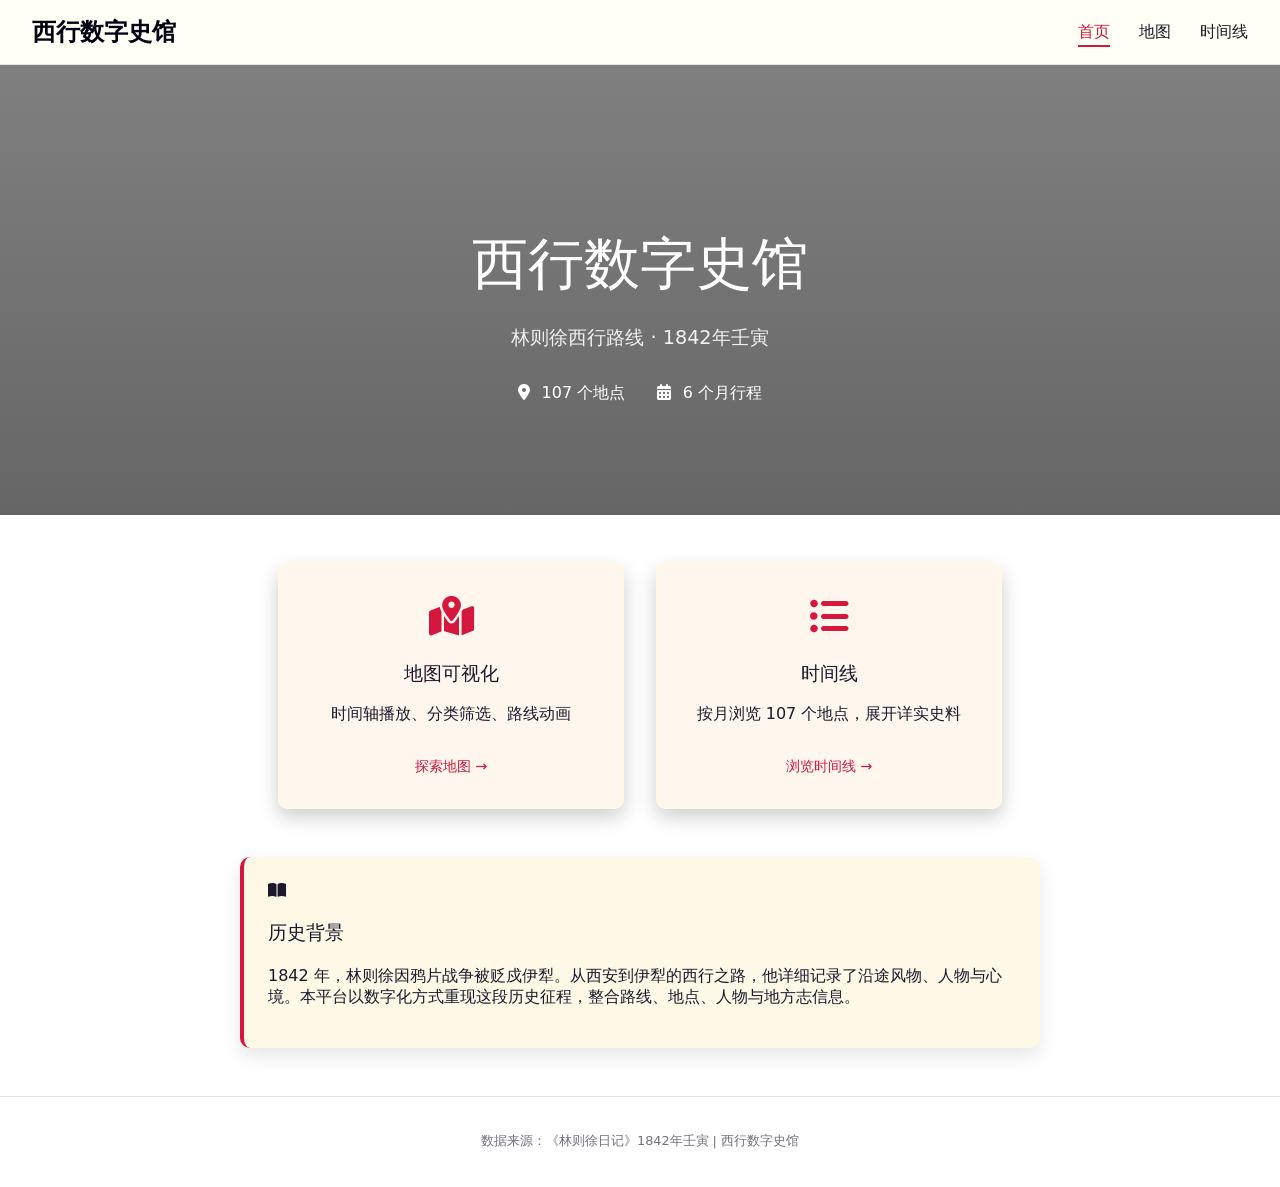
<file: index.html>
<!DOCTYPE html>
<html lang="zh-CN">
<head>
  <meta charset="UTF-8">
  <meta name="viewport" content="width=device-width, initial-scale=1.0">
  <title>西行数字史馆 · 林则徐西行路线</title>
  <link rel="stylesheet" href="style.css">
  <link rel="stylesheet" href="https://cdnjs.cloudflare.com/ajax/libs/font-awesome/6.4.0/css/all.min.css">
</head>
<body>
  <div id="navbar-container"></div>

  <section class="hero">
    <div class="hero-content">
      <h1>西行数字史馆</h1>
      <p class="subtitle">林则徐西行路线 · 1842年壬寅</p>
      <div class="hero-stats" id="hero-stats">
        <!-- 动态填充统计数据 -->
      </div>
    </div>
  </section>

  <div class="cards-container">
    <div class="card" onclick="location.href='map.html'">
      <i class="fas fa-map-marked-alt"></i>
      <h3>地图可视化</h3>
      <p>时间轴播放、分类筛选、路线动画</p>
      <span class="card-link">探索地图 →</span>
    </div>
    <div class="card" onclick="location.href='timeline.html'">
      <i class="fas fa-list-ul"></i>
      <h3>时间线</h3>
      <p>按月浏览 107 个地点，展开详实史料</p>
      <span class="card-link">浏览时间线 →</span>
    </div>
  </div>

  <div class="history-section">
    <div class="history-card">
      <i class="fas fa-book-open"></i>
      <h3>历史背景</h3>
      <p>1842 年，林则徐因鸦片战争被贬戍伊犁。从西安到伊犁的西行之路，他详细记录了沿途风物、人物与心境。本平台以数字化方式重现这段历史征程，整合路线、地点、人物与地方志信息。</p>
    </div>
  </div>

  <footer class="footer">
    <p>数据来源：《林则徐日记》1842年壬寅 | 西行数字史馆</p>
  </footer>

  <script src="data.js"></script>
  <script src="common.js"></script>
  <script>
    // 插入导航栏
    insertNavbar('home');
    
    // 动态显示统计数据
    if (typeof linZexuRouteData !== 'undefined') {
      const months = getRouteMonths();
      document.getElementById('hero-stats').innerHTML = `
        <span><i class="fas fa-map-marker-alt"></i> ${linZexuRouteData.length} 个地点</span>
        <span><i class="fas fa-calendar-alt"></i> ${months.length} 个月行程</span>
      `;
    }
  </script>
</body>
</html>
</file>
<file: style.css>
/* ========== 设计系统变量 ========== */
:root {
  --font-size: 16px;
  --background: #ffffff;
  --foreground: #1a1a2c;
  --primary: #030213;
  --primary-foreground: #ffffff;
  --secondary: #ececf0;
  --secondary-foreground: #030213;
  --muted: #ececf0;
  --muted-foreground: #717182;
  --accent: #e9ebef;
  --accent-foreground: #030213;
  --destructive: #d4183d;
  --border: rgba(0, 0, 0, 0.1);
  --radius: 0.625rem;
  --font-weight-medium: 500;
  --font-weight-normal: 400;
  --shadow-card: 0 8px 20px rgba(0, 0, 0, 0.1);
  --color-paper: #fdf8f0;
}

html { font-size: var(--font-size); }
body {
  background-color: var(--background);
  color: var(--foreground);
  font-family: system-ui, 'Segoe UI', 'Roboto', sans-serif;
  margin: 0;
  padding: 0;
}
h1, h2, h3, h4 { font-weight: var(--font-weight-medium); line-height: 1.5; }

/* 导航栏 */
.navbar {
  display: flex;
  justify-content: space-between;
  align-items: center;
  padding: 1rem 2rem;
  background: var(--background);
  border-bottom: 1px solid var(--border);
  position: sticky;
  top: 0;
  z-index: 1100;
}
.nav-brand {
  font-size: 1.5rem;
  font-weight: 600;
  color: var(--primary);
  font-family: serif;
}
.nav-links a {
  margin-left: 1.5rem;
  text-decoration: none;
  color: var(--foreground);
  font-weight: 500;
  transition: color 0.2s;
}
.nav-links a:hover { color: var(--destructive); }
.nav-links a.active {
  color: var(--destructive);
  border-bottom: 2px solid var(--destructive);
  padding-bottom: 4px;
}

/* 首页英雄区 */
.hero {
  height: 50vh;
  background: linear-gradient(rgba(0,0,0,0.5), rgba(0,0,0,0.6)), url('https://images.unsplash.com/photo-1720708231376-b6c2f67d7257?w=1200');
  background-size: cover;
  background-position: center;
  display: flex;
  align-items: center;
  justify-content: center;
  text-align: center;
  color: white;
}
.hero-content h1 {
  font-size: 3.5rem;
  font-family: serif;
  margin-bottom: 0.5rem;
}
.subtitle { font-size: 1.2rem; opacity: 0.9; }
.hero-stats {
  display: flex;
  justify-content: center;
  gap: 2rem;
  margin-top: 2rem;
  font-size: 1rem;
}
.hero-stats i { margin-right: 0.4rem; }

/* 卡片区 */
.cards-container {
  display: flex;
  justify-content: center;
  gap: 2rem;
  padding: 3rem 2rem;
  flex-wrap: wrap;
  max-width: 1000px;
  margin: 0 auto;
}
.card {
  background: white;
  border-radius: var(--radius);
  padding: 2rem;
  width: 280px;
  text-align: center;
  cursor: pointer;
  transition: transform 0.2s, box-shadow 0.2s;
  box-shadow: var(--shadow-card);
  border: 1px solid var(--border);
}
.card:hover { transform: translateY(-5px); box-shadow: 0 12px 28px rgba(0,0,0,0.15); }
.card i { font-size: 2.5rem; color: var(--destructive); margin-bottom: 1rem; }
.card h3 { margin: 0.5rem 0; }
.card-link { display: inline-block; margin-top: 1rem; color: var(--destructive); font-size: 0.9rem; }

/* 历史背景 */
.history-section {
  max-width: 800px;
  margin: 0 auto 3rem;
  padding: 0 2rem;
}
.history-card {
  background: #fef8e7;
  border-left: 4px solid var(--destructive);
  border-radius: var(--radius);
  padding: 1.5rem;
  box-shadow: var(--shadow-card);
}

/* 页脚 */
.footer {
  text-align: center;
  padding: 1.5rem;
  border-top: 1px solid var(--border);
  font-size: 0.8rem;
  color: var(--muted-foreground);
}

/* ========== 时间线页面样式 ========== */
.timeline-header {
  text-align: center;
  padding: 2rem 1rem 1rem;
}
.timeline-filters {
  display: flex;
  flex-wrap: wrap;
  justify-content: center;
  gap: 0.5rem;
  margin: 1rem 0;
}
.filter-btn {
  background: #F5DEB3;
  border: none;
  padding: 0.5rem 1.2rem;
  border-radius: 40px;
  cursor: pointer;
  transition: all 0.2s;
  font-weight: 500;
}
.filter-btn.active {
  background: var(--destructive);
  color: white;
}

.timeline-card-header {
  display: flex;
  align-items: center;
  gap: 1rem;
  padding: 1rem;
  cursor: pointer;
  background: var(--background);
}
.timeline-card-header h3 { flex: 1; margin: 0; }
.date-badge {
  padding: 0.2rem 0.8rem;
  border-radius: 40px;
  color: white;
  font-size: 0.8rem;
  font-weight: 500;
}
.expand-icon { transition: transform 0.2s; }
.timeline-card-body {
  padding: 1rem;
  border-top: 1px solid var(--border);
  background: #FEFCF5;
}
.timeline-card-body div { margin: 0.5rem 0; font-size: 0.9rem; }
.desc { line-height: 1.5; }

/* ========== 地图页面特有样式 ========== */
#map { height: calc(100vh - 60px); width: 100%; }

/* 时间线卡片（左上） */
.timeline-card-panel {
  position: absolute;
  top: 80px;
  left: 20px;
  z-index: 1000;
  background: rgba(255,255,255,0.96);
  backdrop-filter: blur(8px);
  border-radius: var(--radius);
  box-shadow: var(--shadow-card);
  width: 320px;
  padding: 1rem;
  border: 1px solid var(--border);
  font-size: 0.85rem;
}
.timeline-card-panel .card-header {
  font-weight: bold;
  margin-bottom: 0.5rem;
  display: flex;
  justify-content: space-between;
}
.timeline-slider { width: 100%; margin: 0.5rem 0; accent-color: var(--destructive); }
.month-marks {
  display: flex;
  justify-content: space-between;
  margin: 0.5rem 0;
  gap: 0.2rem;
}
.month-mark {
  background: #f0e6d2;
  border: none;
  border-radius: 20px;
  padding: 0.2rem 0.6rem;
  font-size: 0.7rem;
  cursor: pointer;
  transition: 0.2s;
}
.month-mark:hover { background: var(--destructive); color: white; }
.current-point-info { font-weight: bold; margin: 0.5rem 0; text-align: center; }
.play-controls {
  display: flex;
  gap: 0.5rem;
  margin: 0.5rem 0;
}
.play-controls button {
  flex: 1;
  background: #f0e6d2;
  border: none;
  padding: 0.3rem;
  border-radius: 20px;
  cursor: pointer;
}
.hint-text { font-size: 0.7rem; color: gray; text-align: center; }

/* 右上操作面板 */
.action-panel {
  position: absolute;
  top: 80px;
  right: 20px;
  z-index: 1000;
  display: flex;
  flex-direction: column;
  gap: 0.5rem;
  width: 160px;
}
.action-btn {
  background: rgba(255,255,255,0.95);
  backdrop-filter: blur(4px);
  border: 1px solid var(--border);
  border-radius: 40px;
  padding: 0.5rem;
  font-size: 0.8rem;
  cursor: pointer;
  transition: 0.2s;
  text-align: center;
}
.action-btn:hover { background: white; box-shadow: 0 1px 4px rgba(0,0,0,0.1); }

/* 右下统计面板 */
.stats-panel {
  position: absolute;
  bottom: 20px;
  right: 20px;
  z-index: 1000;
  background: rgba(255,255,255,0.95);
  backdrop-filter: blur(8px);
  border-radius: var(--radius);
  width: 280px;
  padding: 0.75rem;
  border: 1px solid var(--border);
  font-size: 0.8rem;
  max-height: 40vh;
  overflow-y: auto;
}
.stats-header { font-weight: bold; margin-bottom: 0.5rem; }
.stat-item {
  display: flex;
  justify-content: space-between;
  margin: 0.3rem 0;
  border-bottom: 1px solid var(--border);
  padding-bottom: 0.2rem;
}
.stat-desc { margin-top: 0.5rem; font-size: 0.75rem; }

/* Leaflet 弹窗覆写 */
.leaflet-popup-content-wrapper {
  background: var(--color-paper);
  border-radius: var(--radius);
  box-shadow: var(--shadow-card);
}
.leaflet-popup-tip { background: var(--color-paper); }
/* ========== 图例样式 ========== */
.map-legend {
    position: absolute;
    bottom: 20px;
    left: 20px;
    z-index: 1000;
    background: rgba(255, 255, 255, 0.95);
    backdrop-filter: blur(8px);
    border-radius: var(--radius);
    border: 1px solid var(--border);
    padding: 10px 15px;
    min-width: 160px;
    box-shadow: var(--shadow-card);
    font-size: 0.8rem;
    pointer-events: auto;
}
.legend-title {
    font-weight: bold;
    margin-bottom: 8px;
    font-size: 0.9rem;
    color: var(--primary);
    border-bottom: 1px solid var(--border);
    padding-bottom: 4px;
}
.legend-items {
    display: flex;
    flex-direction: column;
    gap: 6px;
}
.legend-item {
    display: flex;
    align-items: center;
    gap: 8px;
}
.legend-color {
    width: 14px;
    height: 14px;
    border-radius: 50%;
    display: inline-block;
}
.legend-label {
    color: var(--foreground);
}

/* 类别筛选面板 */
.category-filter {
    position: absolute;
    top: 255px;
    right: 20px;
    z-index: 1000;
    background: rgba(30, 25, 20, 0.85);
    backdrop-filter: blur(12px);
    border-radius: 24px;
    border: 1px solid rgba(210, 180, 140, 0.4);
    padding: 12px;
    width: 180px;
    box-shadow: 0 8px 20px rgba(0, 0, 0, 0.25);
    font-size: 0.85rem;
    color: #f0e6d2;
}

.filter-title {
    font-weight: bold;
    margin-bottom: 8px;
    text-align: center;
    font-size: 0.9rem;
    border-bottom: 1px solid rgba(210, 180, 140, 0.5);
    padding-bottom: 5px;
    display: flex;
    align-items: center;
    justify-content: center;
    gap: 6px;
}

.filter-hint {
    font-size: 0.7rem;
    color: #c9ae7a;
    text-align: center;
    margin-bottom: 10px;
}

.filter-buttons {
    display: flex;
    flex-direction: column;
    gap: 8px;
    max-height: 320px;
    overflow-y: auto;
}

.filter-btn-cat {
    display: flex;
    align-items: center;
    gap: 8px;
    background: rgba(245, 235, 210, 0.25);
    border: 1px solid rgba(210, 180, 140, 0.3);
    border-radius: 40px;
    padding: 6px 12px;
    cursor: pointer;
    transition: all 0.2s;
    font-size: 0.8rem;
    width: 100%;
    color: #f0e6d2;
    font-weight: normal;
}

.filter-btn-cat:hover {
    background: rgba(210, 180, 140, 0.5);
    border-color: #c9ae7a;
}

/* 激活状态（已选中的类别） */
.filter-btn-cat.active {
    background: #8b5a2b;
    border-color: #f5bc70;
    color: white;
    font-weight: bold;
    box-shadow: 0 2px 6px rgba(0,0,0,0.2);
}

.filter-btn-cat.active .filter-color-dot {
    box-shadow: 0 0 0 1px white;
}

.filter-color-dot {
    width: 12px;
    height: 12px;
    border-radius: 50%;
    display: inline-block;
    flex-shrink: 0;
}

/* 自定义滚动条 */
.filter-buttons::-webkit-scrollbar {
    width: 4px;
}
.filter-buttons::-webkit-scrollbar-track {
    background: rgba(210, 180, 140, 0.2);
    border-radius: 4px;
}
.filter-buttons::-webkit-scrollbar-thumb {
    background: #c28b5e;
    border-radius: 4px;
}

/* ========== 环绕信息面板 - 响应式，防溢出 ========== */
.floating-info-container {
  background: rgba(20, 18, 16, 0.85);
  backdrop-filter: blur(16px);
  border-radius: 28px;
  padding: 16px;
  display: flex;
  flex-flow: row wrap;
  gap: 16px;
  max-width: min(90vw, 680px);
  max-height: 480px;
  overflow-y: auto;
  box-shadow: 0 20px 35px -12px rgba(0, 0, 0, 0.4), 0 0 0 1px rgba(220, 180, 120, 0.2);
  transition: all 0.2s ease;
  font-family: 'Segoe UI', 'Noto Serif SC', 'Times New Roman', serif;
}

/* 自定义滚动条（古铜色） */
.floating-info-container::-webkit-scrollbar {
  width: 6px;
}
.floating-info-container::-webkit-scrollbar-track {
  background: rgba(200, 160, 110, 0.2);
  border-radius: 10px;
}
.floating-info-container::-webkit-scrollbar-thumb {
  background: #c28b5e;
  border-radius: 10px;
}

/* 单个信息卡片 — 宽度自适应，防挤压 */
.info-card {
  display: flex;
  align-items: flex-start;
  gap: 12px;
  background: #fffef7;
  border-radius: 20px;
  padding: 10px 14px;
  width: min(260px, 100%);
  min-height: 70px;
  cursor: pointer;
  transition: all 0.25s cubic-bezier(0.2, 0.9, 0.4, 1.1);
  border-left: 6px solid;
  box-shadow: 0 4px 10px rgba(0, 0, 0, 0.05);
  background-image: linear-gradient(145deg, #ffffff 0%, #fef7e8 100%);
}

/* 窄屏幕下卡片占满整行 */
@media (max-width: 600px) {
  .info-card {
    width: 100%;
    /* 原有样式保留 */
    max-height: 110px;      /* 限制卡片最大高度，超出则滚动（但通常不会） */
    overflow: hidden;
  }
  .floating-info-container {
    max-width: 95vw;
    padding: 12px;
  }
}

.info-card:hover {
  transform: translateY(-4px);
  box-shadow: 0 12px 24px -8px rgba(0, 0, 0, 0.2), 0 0 0 1px rgba(210, 150, 80, 0.2);
  background: #fffaf0;
}

/* 卡片图标区域 */
.info-card-icon {
  font-size: 1.6rem;
  width: 36px;
  text-align: center;
  flex-shrink: 0;
  margin-top: 2px;
  filter: drop-shadow(0 2px 2px rgba(0,0,0,0.1));
}

/* 卡片文字内容区 */
.info-card-content {
  flex: 1;
  display: flex;
  flex-direction: column;
  gap: 6px;
}

/* 字段标题 */
.info-card-title {
  font-weight: 700;
  font-size: 0.85rem;
  letter-spacing: 0.6px;
  color: #4a2a1a;
  display: inline-block;
  border-bottom: 1.5px solid rgba(180, 100, 50, 0.3);
  padding-bottom: 2px;
  width: fit-content;
}

/* 预览文本 — 限制最大行数，避免过高 */
.info-card-preview {
  font-size: 0.75rem;
  line-height: 1.4;
  color: #3c2e22;
  word-break: break-word;
  overflow-wrap: break-word;
  max-height: 4.2em;  /* 约3行文本的高度 */
  overflow-y: auto;   /* 超出时滚动 */
  padding-right: 4px;
}

/* 当预览内容超过三行时，鼠标悬停可显示完整内容（通过 title 属性实现，无需额外代码） */
.info-card-preview:hover {
  overflow: visible;
  white-space: normal;
}

/* 模态框（完整详情）保持统一风格 */
.detail-modal {
  position: fixed;
  top: 0; left: 0;
  width: 100%; height: 100%;
  background: rgba(0, 0, 0, 0.75);
  backdrop-filter: blur(8px);
  display: flex;
  align-items: center;
  justify-content: center;
  z-index: 3000;
}
.detail-modal-content {
  background: #fef5e6;
  max-width: 560px;
  width: 85%;
  border-radius: 32px;
  padding: 24px;
  font-size: 1rem;
  line-height: 1.6;
  box-shadow: 0 30px 40px rgba(0, 0, 0, 0.3);
  border: 1px solid #e6c8a0;
  font-family: 'Segoe UI', 'Noto Serif SC', serif;
}
.detail-modal-body {
  max-height: 60vh;
  overflow-y: auto;
  padding-right: 8px;
}
.close-modal {
  margin-top: 24px;
  background: #b5552c;
  color: white;
  border: none;
  padding: 8px 20px;
  border-radius: 40px;
  cursor: pointer;
  font-weight: 500;
  transition: 0.2s;
}
.close-modal:hover {
  background: #8e3e1c;
  transform: scale(0.98);
}
.term-highlight {
  background-color: #f9e45b;
  color: #a02500;
  font-weight: bold;
  border-radius: 14px;
  padding: 0 5px;
  cursor: pointer;
  transition: 0.1s;
  display: inline-block;
}
.term-highlight:hover {
  background-color: #ffdb7e;
  text-decoration: underline;
}
/* style.css 新增 */
/* 时间轴图表容器 */
.timeline-chart-container {
  max-width: 800px;
  margin: 1rem auto;
  padding: 0 1rem;
}

/* 时间轴竖线效果 */
.timeline-list {
  position: relative;
  max-width: 900px;
  margin: 0 auto;
  padding-left: 40px;
}
.timeline-list::before {
  content: '';
  position: absolute;
  left: 20px;
  top: 0;
  bottom: 0;
  width: 3px;
  background: #c0392b;
}
.timeline-card {
  position: relative;
  margin-bottom: 30px;
  background: #fffbf0;
  border-radius: 24px;
  box-shadow: 0 2px 8px rgba(0,0,0,0.1);
  transition: 0.2s;
}
.timeline-card::before {
  content: '';
  position: absolute;
  left: -34px;
  top: 24px;
  width: 16px;
  height: 16px;
  border-radius: 50%;
  background: #c0392b;
  border: 3px solid #ffcf9a;
  z-index: 2;
}
.timeline-card-header {
  display: flex;
  align-items: center;
  gap: 1rem;
  padding: 1rem;
  cursor: pointer;
  background: #fffbf0;
  border-radius: 24px;
}
.timeline-date {
  font-weight: bold;
  padding: 0.2rem 0.8rem;
  border-left: 4px solid;
  background: #f5e6d3;
  border-radius: 40px;
  font-size: 0.85rem;
}
.timeline-card-header h3 {
  flex: 1;
  margin: 0;
  font-size: 1.1rem;
}
.expand-icon {
  transition: transform 0.2s;
}
.timeline-card-body {
  padding: 1rem;
  border-top: 1px solid #e0d6c0;
  background: #fffcf5;
  border-radius: 0 0 24px 24px;
}
.timeline-card-body div {
  margin: 0.6rem 0;
  font-size: 0.9rem;
}
.timeline-desc {
  background: #faf1e0;
  padding: 0.8rem;
  border-radius: 16px;
  line-height: 1.5;
}
/* style.css 中 .card 修改 */
.card {
  background: rgba(255, 245, 235, 0.85);
  backdrop-filter: blur(4px);
  border: 1px solid rgba(255,255,200,0.6);
  box-shadow: 0 8px 20px rgba(0,0,0,0.2);
  transition: all 0.3s;
}
.card:hover {
  background: rgba(255, 245, 235, 0.95);
  transform: translateY(-8px);
}
.navbar {
  background: rgba(255,255,245,0.85);
  backdrop-filter: blur(12px);
}
</file>
